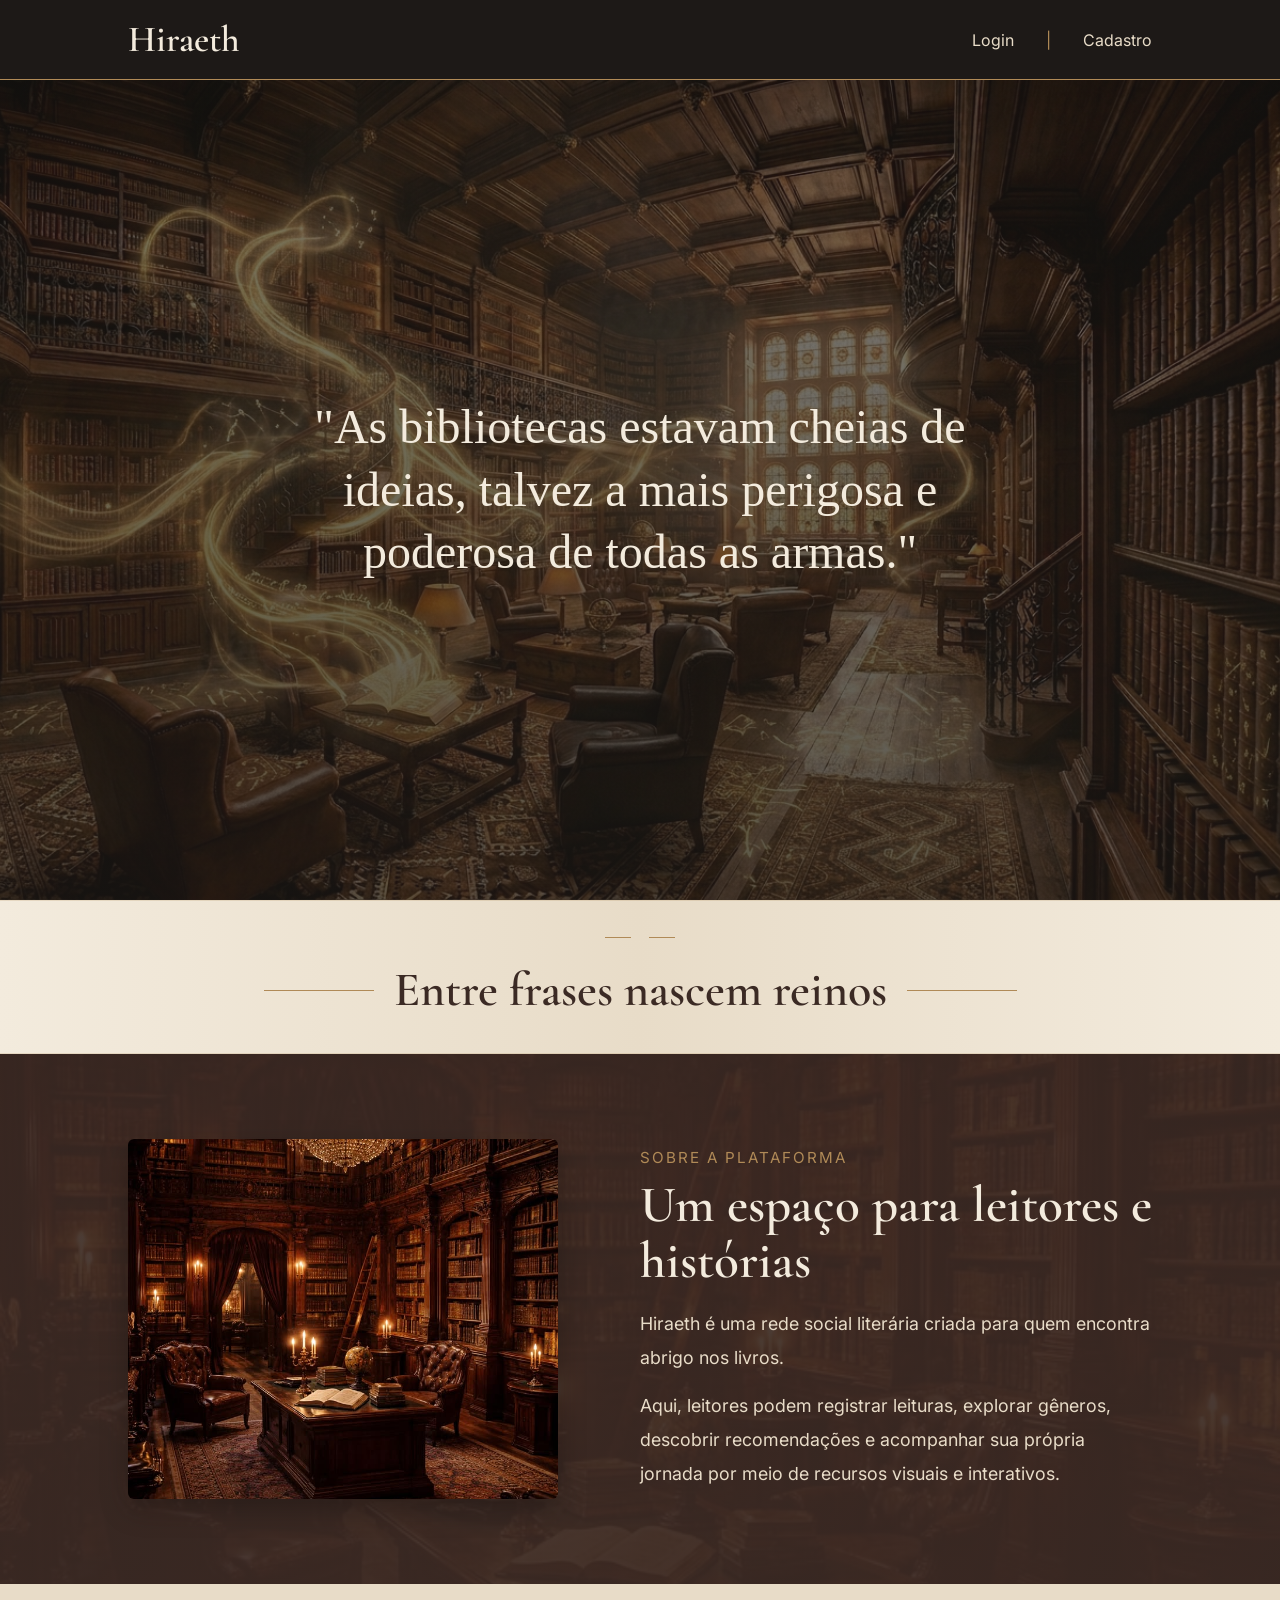
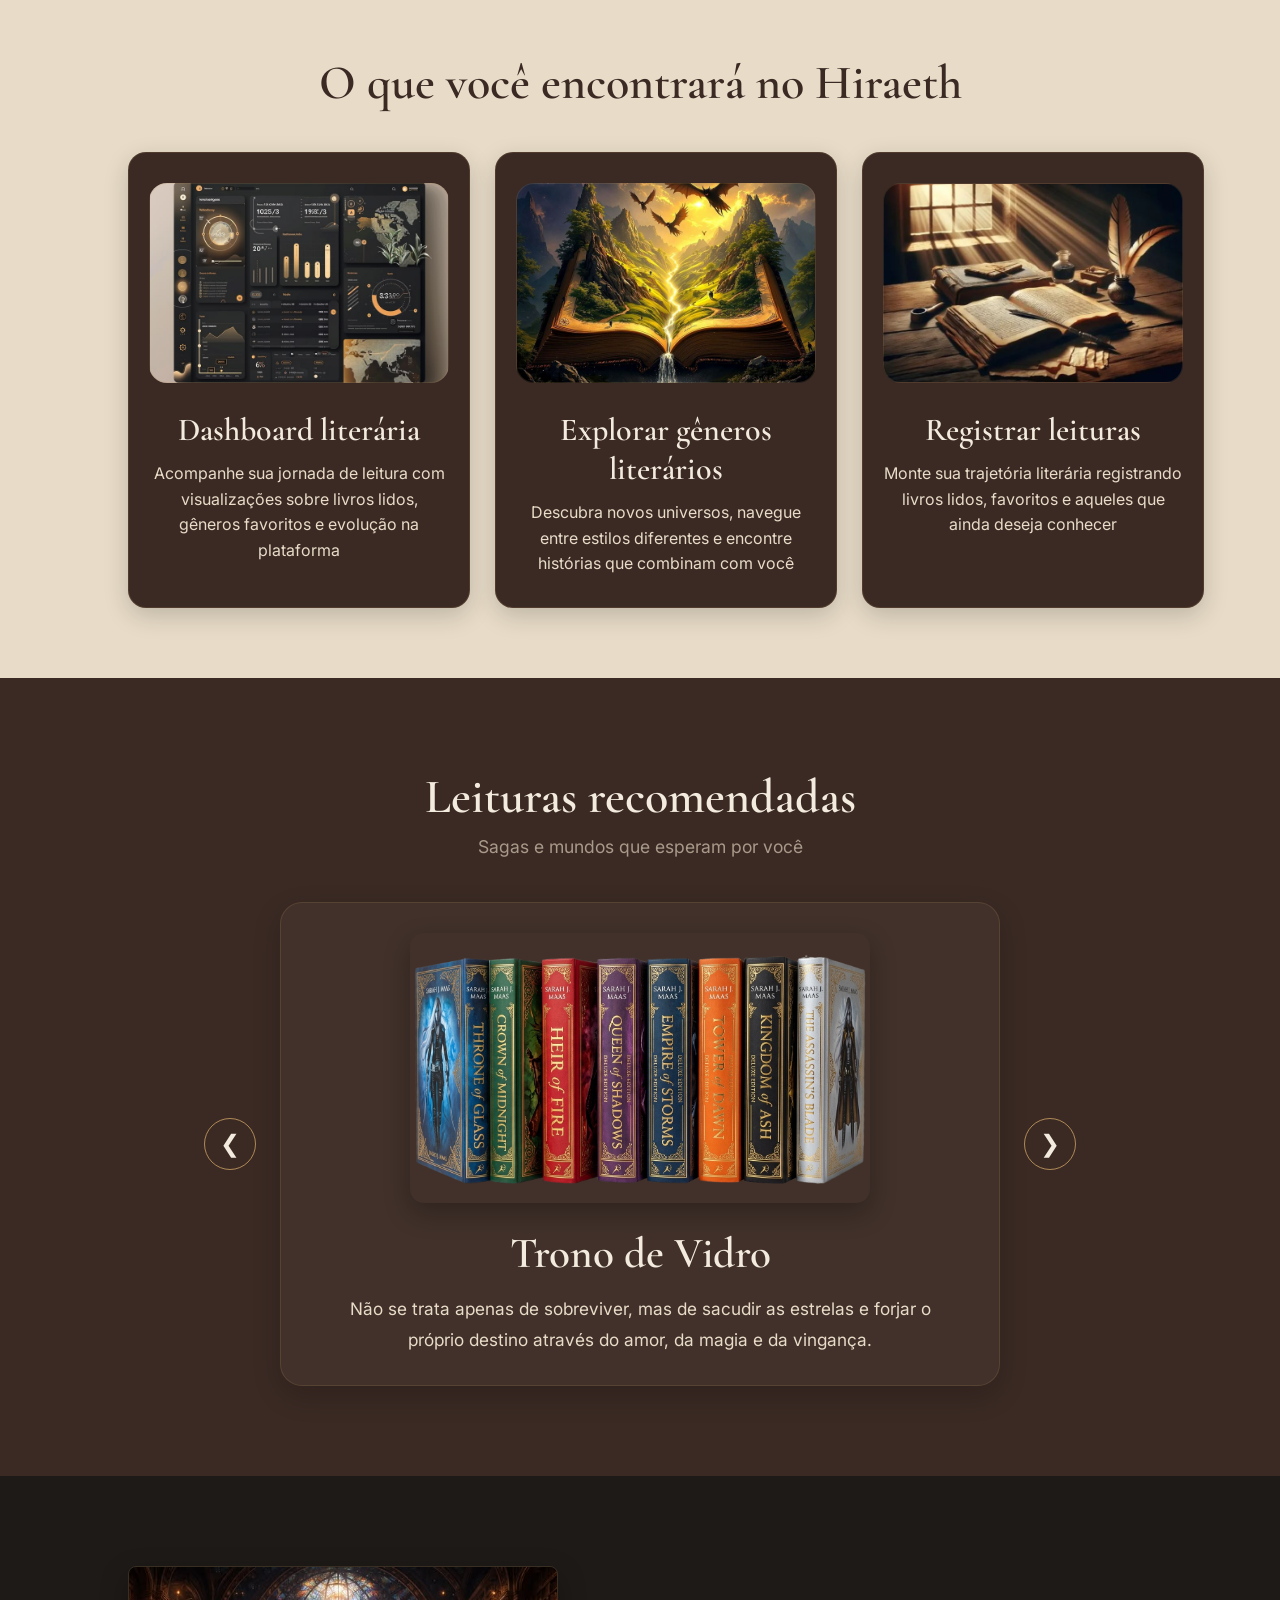
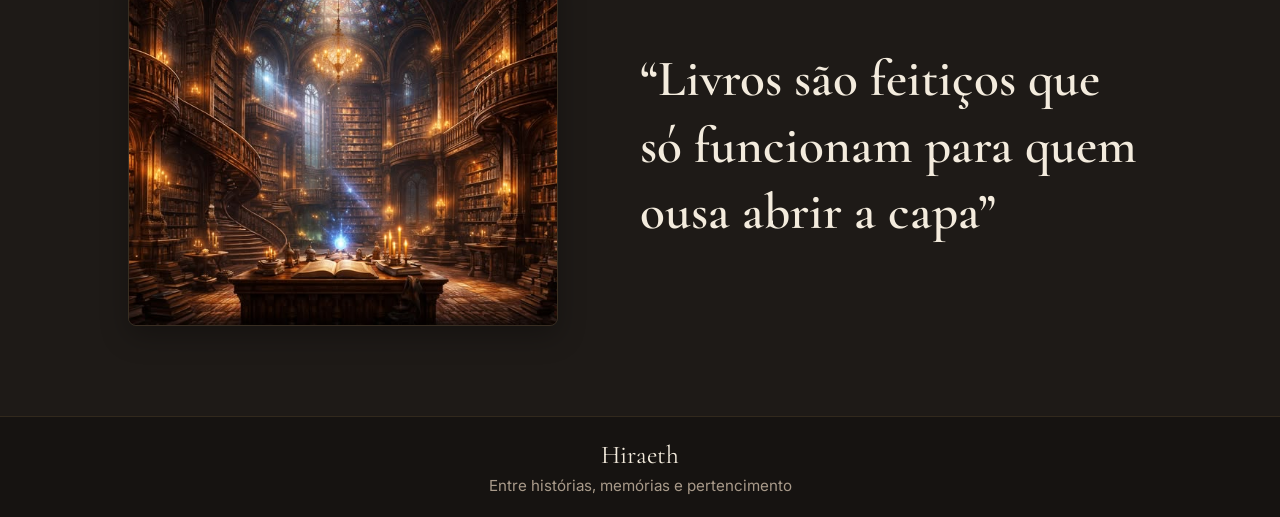
<file: public/index.html>
<!-- Apresentação da identidade visual da plataforma -->

<!DOCTYPE html>
<html lang="en">

<head>
  <meta charset="UTF-8">
  <meta http-equiv="X-UA-Compatible" content="IE=edge">
  <meta name="viewport" content="width=device-width, initial-scale=1.0">

  <title>Hiraeth | Home</title>



  <script src="./js/sessao.js"></script>

  <link rel="stylesheet" href="./css/estilo.css">
  <link rel="icon" href="./assets/icon/favicon(Hiraeth).png">
  <link rel="preconnect" href="https://fonts.gstatic.com">
</head>

<body>
  <div class="header">
    <div class="container">
      <a href="index.html" class="logo_link">
        <h1 class="titulo">Hiraeth</h1>
      </a>

      <ul class="navbar">
        <li>
          <a href="login.html">Login</a>
        </li>
        <li>|</li>
        <li>
          <a href="cadastro.html">Cadastro</a>
        </li>
      </ul>
    </div>
  </div>

  <div class="hero">
    <div class="container">
      <p>"As bibliotecas estavam cheias de ideias, talvez a mais perigosa e poderosa de todas as armas."</p>
    </div>
  </div>


  <!-- Transição entre a parte inicial e a sessão "sobre" -->

  <div class="phrase">
    <div class="phrase-detail"></div>
    <div class="container">
      <div class="phrase-line"></div>
      <h3>Entre frases nascem reinos</h3>
      <div class="phrase-line"></div>
    </div>
  </div>



  <!-- Seção que explica o que é a plataforma -->
  <div class="about">
    <div class="container about-content">
      <div class="about-image">
        <img src="./assets/imgs/biblioteca 1.jpg">
      </div>

      <div class="about-text">
        <span class="about-tag">sobre a plataforma</span>
        <h2>Um espaço para leitores e histórias</h2>
        <p>
          Hiraeth é uma rede social literária criada para quem encontra abrigo nos livros.
        </p>
        <p>
          Aqui, leitores podem registrar leituras, explorar gêneros, descobrir recomendações
          e acompanhar sua própria jornada por meio de recursos visuais e interativos.
        </p>
      </div>
    </div>
  </div>


  <!-- Apresentação dos principais recursos que a plataforma irá oferecer -->

  <div class="social">
    <div class="container">
      <div class="social_header">
        <h2>O que você encontrará no Hiraeth</h2>
      </div>
      <div class="boxes">
        <div class="box">
          <div class="dashboard_img"></div>
          <h4>Dashboard literária</h4>
          <p>Acompanhe sua jornada de leitura com visualizações sobre livros lidos,
            gêneros favoritos e evolução na plataforma</p>
        </div>
        <div class="box">
          <div class="genero_img"></div>
          <h4>Explorar gêneros literários</h4>
          <p>Descubra novos universos, navegue entre estilos diferentes e encontre
            histórias que combinam com você</p>
        </div>
        <div class="box">
          <div class="register_img"></div>
          <h4>Registrar leituras</h4>
          <p>Monte sua trajetória literária registrando livros lidos, favoritos e
            aqueles que ainda deseja conhecer</p>
        </div>
      </div>
    </div>
  </div>

  <!-- Recomendações de leitura -->

  <div class="recommended">
    <div class="container">
      <div class="recommended_header">
        <h2>Leituras recomendadas</h2>
        <p>Sagas e mundos que esperam por você</p>
      </div>

      <div class="carousel">
        <button class="carousel_btn" onclick="voltar()">&#10094;</button>

        <div class="recommended_card">
          <img id="book_image" src="./assets/imgs/trono de vidro 1.jpg" alt="Saga recomendada">
          <h3 id="book_title">Trono de Vidro</h3>
          <p id="book_description">
            Não se trata apenas de sobreviver, mas de sacudir as estrelas e forjar o próprio destino através do amor, da
            magia e da vingança.
          </p>
        </div>

        <button class="carousel_btn" onclick="avancar()">&#10095;</button>
      </div>
    </div>
  </div>


  <!-- Frase de impacto -->

  <div class="impact_phrase">
    <div class="container impact_layout">
      <div class="impact_image">
        <img src="./assets/imgs/img2.jpeg" alt="Biblioteca com atmosfera mágica">
      </div>

      <div class="impact_text">
        <h2>“Livros são feitiços que só funcionam para quem ousa abrir a capa”</h2>
      </div>
    </div>
  </div>

  <!-- Encerramento -->

  <div class="footer">
    <div class="container">
      <p class="footer-brand">Hiraeth</p>
      <p class="footer-phrase">Entre histórias, memórias e pertencimento</p>
    </div>
  </div>
  
  <script src="./js/carousel.js"></script>

</body>


</html>
</file>
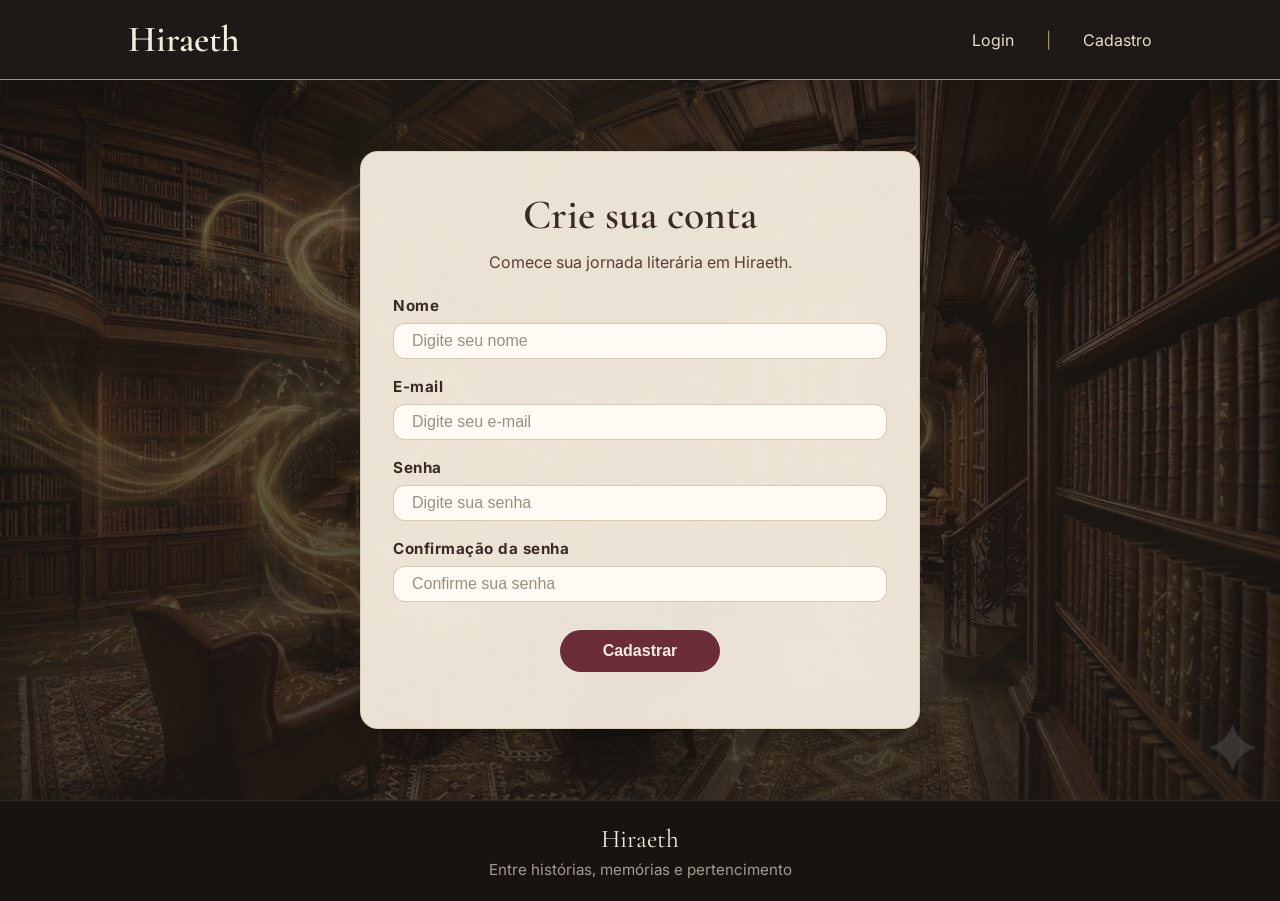
<file: public/cadastro.html>
<!DOCTYPE html>
<html lang="pt-br">

<head>
  <meta charset="UTF-8" />
  <meta http-equiv="X-UA-Compatible" content="IE=edge" />
  <meta name="viewport" content="width=device-width, initial-scale=1.0" />

  <title>Hiraeth | Cadastro</title>

  <script src="./js/sessao.js"></script>

  <link rel="stylesheet" href="./css/estilo.css" />
  <link rel="icon" href="./assets/icon/favicon(Hiraeth).png" />
  <link rel="preconnect" href="https://fonts.gstatic.com" />
</head>

<body>
  <div class="header">
    <div class="container">
      <a href="index.html" class="logo_link">
        <h1 class="titulo">Hiraeth</h1>
      </a>

      <ul class="navbar">
        <li>
          <a href="login.html">Login</a>
        </li>
        <li>|</li>
        <li>
          <a href="cadastro.html">Cadastro</a>
        </li>
      </ul>
    </div>
  </div>



  <div class="login">

    <div class="container">

      <!-- Formulário de cadastro -->
      <div class="card-cadastro">
        <h2>Crie sua conta</h2>
        <p class="login-subtitle">Comece sua jornada literária em Hiraeth.</p>

        <div class="formulario">
          <div class="campo">
            <span>Nome</span>
            <input id="nome_input" type="text" placeholder="Digite seu nome" />
          </div>

          <div class="campo">
            <span>E-mail</span>
            <input id="email_input" type="text" placeholder="Digite seu e-mail" />
          </div>

          <div class="campo">
            <span>Senha</span>
            <input id="senha_input" type="password" placeholder="Digite sua senha" />
          </div>

          <div class="campo">
            <span>Confirmação da senha</span>
            <input id="confirmacao_senha_input" type="password" placeholder="Confirme sua senha" />
          </div>

          <button class="botao" onclick="cadastrar()">Cadastrar</button>
          
          <div class="card_erro" id="cardErro">
            <span id="mensagem_erro"></span>
          </div>
        </div>


        <div id="div_erros_login"></div>
      </div>
    </div>
  </div>



  <div class="footer">
    <div class="container">
      <p class="footer-brand">Hiraeth</p>
      <p class="footer-phrase">Entre histórias, memórias e pertencimento</p>
    </div>
  </div>
</body>

</html>

<script>


  function cadastrar() {

    // Valores recebidos dos campos do formulário
    var nomeVar = nome_input.value;
    var emailVar = email_input.value;
    var senhaVar = senha_input.value;
    var confirmacaoSenhaVar = confirmacao_senha_input.value;

    // Valida se todos os campos foram preenchidos
    if (
      nomeVar == "" ||
      emailVar == "" ||
      senhaVar == "" ||
      confirmacaoSenhaVar == ""
    ) {
      cardErro.style.display = "block";
      mensagem_erro.innerHTML = 'Necessário o preenchimento de todos os campos';
      return false;
    }

    // Valida se a senha e a confirmação de senha são iguais
    if (senhaVar != confirmacaoSenhaVar) {
      cardErro.style.display = "block";
      mensagem_erro.innerHTML = "As senhas não coincidem";
      return false;
    } else {

      // Esconde o card de erro caso as validações estejam corretas
      cardErro.style.display = "none";
    }

    // Envia os dados do cadastro para o back-end
    fetch("/usuarios/cadastrar", {
      method: "POST",
      headers: {
        "Content-Type": "application/json",
      },

      // Converte os dados do formulário para json
      body: JSON.stringify({
        nomeServer: nomeVar,
        emailServer: emailVar,
        senhaServer: senhaVar
      }),
    })
      .then(function (resposta) {
        console.log("resposta: ", resposta);

        if (resposta.ok) {
          cardErro.style.display = "block";

          mensagem_erro.innerHTML =
            "Cadastro realizado com sucesso!";

          // Redireciona o usuário para a tela de login após o cadastro
          setTimeout(() => {
            window.location = "./login.html";
          });

          // Limpa os campos do formulário
          limparFormulario();
        } else {

          // Se a resposta não seja ok, é lançada uma mensagem de erro
          throw "Houve um erro ao tentar realizar o cadastro!";
        }
      })
      .catch(function (resposta) {
        
        // Captura e exibe erros da requisição
        console.log(`#ERRO: ${resposta}`);
      });

    return false;
  }

</script>
</file>
<file: public/css/estilo.css>
/* Importação de fonte e criação de variáveis */

@import url('https://fonts.googleapis.com/css2?family=Cormorant+Garamond:wght@400;500;600;700&family=Inter:wght@300;400;500;600&display=swap');

:root {
  --brown-dark: #3B2A24;
  --brown-medium: #5A4034;
  --parchment: #E8DCC8;
  --parchment-light: #F3EBDD;
  --soft-black: #1E1A17;
  --aged-gold: #B08A57;
  --gold-light: #C9A46A;
  --wine: #6B2D3A;
  --deep-green: #2F4A3C;
  --text-muted: #A89A8A;

  --tamanho-header: 80px;
  --tamanho-hero: calc(100vh - var(--tamanho-header));
  --tamanho-footer: 100px;

  --bg-color: var(--soft-black);
  --border-color: var(--brown-dark);
  --title-font: "Cormorant Garamond", serif;
  --body-font: "Inter", sans-serif;
  --side-title: var(--aged-gold);
  --button: var(--wine);
  --main-text: var(--parchment-light);
  --secondary-text: var(--text-muted);
  --card-bg: rgba(243, 235, 221, 0.05);
}


/* Define configuração global, remove margens e espaçamentos padrões do navegador */

* {
  margin: 0;
  padding: 0;
  box-sizing: border-box;
}

body {
  font-family: 'Inter', 'Segoe UI', Tahoma, Geneva, Verdana, sans-serif;
  background-color: var(--soft-black);
  color: var(--parchment-light);
}

h1,
h2,
h3,
h4 {
  font-family: 'Cormorant Garamond', Georgia, 'Times New Roman', serif;
  font-weight: 600;
}

a {
  text-decoration: none;
  color: inherit;
}


/* centraliza o conteúdo e limita a largura para 80% da tela. */
.container {
  display: flex;
  width: 80%;
  margin: auto;
}


/* Estilização do header */
.header {
  height: var(--tamanho-header);
  background-color: rgba(30, 26, 23, 0.96);
  border-bottom: 1px solid var(--aged-gold);
}

.header .container {
  justify-content: space-between;
  align-items: center;
  height: 100%;
}

.logo_link {
  text-decoration: none;
  color: inherit;
  display: flex;
  align-items: center;
}

.titulo {
  color: var(--parchment-light);
  font-size: 2.3rem;
  font-weight: 600;
  margin: 0;
  transition: 0.3s;
}

.logo_link:hover .titulo {
  color: var(--aged-gold);
}

.navbar {
  width: 180px;
  display: flex;
  justify-content: space-between;
  align-items: center;
  list-style: none;
  color: var(--aged-gold);
}

.header a {
  transition: 0.3s;
  color: var(--parchment);
}

.header a:hover {
  color: var(--aged-gold);
}


/* Estlização da primeira seção (hero) */
.hero .container p {
  font-family: 'Cinzel', serif;
}

.hero {
  min-height: var(--tamanho-hero);
  background-image:
    linear-gradient(rgba(30, 26, 23, 0.58), rgba(30, 26, 23, 0.72)),
    url('../assets/imgs/biblioteca\ 6.png');
  background-size: cover;
  background-position: center;
  background-repeat: no-repeat;
  display: flex;
}

.hero .container {
  min-height: var(--tamanho-hero);
  justify-content: center;
  align-items: center;
  text-align: center;
}

.hero .container p {
  width: 70%;
  font-size: 3rem;
  line-height: 1.3;
  color: var(--parchment-light);
}


/* Estilização da frase que separa a hero da seção "sobre" */
.phrase {
  background: linear-gradient(to right, #f3ebdd, #e8dcc8, #f3ebdd);
  color: var(--brown-dark);
  padding: 28px 0 34px;
  border-top: 1px solid rgba(176, 138, 87, 0.2);
  border-bottom: 1px solid rgba(176, 138, 87, 0.2);
  position: relative;
}

.phrase .container {
  justify-content: center;
  align-items: center;
  gap: 20px;
}

.phrase h3 {
  font-size: 3rem;
  text-align: center;
  white-space: nowrap;
}

.phrase-line {
  width: 110px;
  height: 1px;
  background-color: var(--aged-gold);
}

.phrase-detail {
  width: 70px;
  height: 18px;
  margin: 0 auto 14px;
  position: relative;
}

.phrase-detail::before,
.phrase-detail::after {
  content: "";
  position: absolute;
  top: 8px;
  width: 26px;
  height: 1px;
  background-color: var(--aged-gold);
}

.phrase-detail::before {
  left: 0;
}

.phrase-detail::after {
  right: 0;
}

.phrase-detail {
  border-bottom: 2px solid transparent;
}

.phrase-detail::marker {
  display: none;
}


/* Seção "sobre" */
.about {
  background:
    linear-gradient(rgba(59, 42, 36, 0.9), rgba(59, 42, 36, 0.94)),
    url('../assets/imgs/biblioteca\ 1.jpg');
  background-size: cover;
  background-position: center;
  padding: 85px 0;
}

.about-content {
  justify-content: space-between;
  align-items: center;
  gap: 50px;
}

.about-image {
  width: 42%;
}

.about-image img {
  width: 100%;
  height: 360px;
  object-fit: cover;
  border-radius: 6px;
  display: block;
  box-shadow: 0 10px 28px rgba(0, 0, 0, 0.28);
}

.about-text {
  width: 50%;
  text-align: left;
}

.about-tag {
  display: inline-block;
  margin-bottom: 10px;
  color: var(--aged-gold);
  font-size: 0.95rem;
  text-transform: uppercase;
  letter-spacing: 2px;
}

.about-text h2 {
  font-size: 3.2rem;
  margin-bottom: 18px;
  color: var(--parchment-light);
  line-height: 1.1;
}

.about-text p {
  font-size: 1.12rem;
  line-height: 1.9;
  color: var(--parchment);
  max-width: 520px;
}

.about-text p+p {
  margin-top: 14px;
}


/* Seção que mostra as funcionaldiades da plataforma */
.social {
  background-color: var(--parchment);
  padding: 70px 0;
}

.social .container {
  flex-direction: column;
  align-items: center;
  justify-content: center;
}

.social_header {
  width: 100%;
  text-align: center;
  margin-bottom: 40px;
}

.social_header h2 {
  font-size: 3rem;
  color: var(--brown-dark);
}

.boxes {
  width: 100%;
  display: flex;
  justify-content: space-between;
  gap: 25px;
}

.box {
  flex: 1;
  background-color: var(--brown-dark);
  color: var(--parchment-light);
  border-radius: 18px;
  padding: 30px 20px;
  text-align: center;
  border: 1px solid rgba(176, 138, 87, 0.18);
  box-shadow: 0 8px 24px rgba(0, 0, 0, 0.18);
  display: flex;
  flex-direction: column;
  align-items: center;
}

.box h4 {
  font-size: 2rem;
  margin: 12px 0;
}

.box p {
  color: var(--parchment);
  line-height: 1.6;
  font-size: 1rem;
}


.dashboard_img,
.genero_img,
.register_img {
  width: 300px;
  height: 200px;
  border-radius: 18px;
  margin-bottom: 15px;
  background-size: cover;
  background-position: center;
  background-repeat: no-repeat;
  border: 1px solid rgba(176, 138, 87, 0.18);
}

.dashboard_img {
  background-image: url('../assets/icon/dashboardicon.jpg');
}

.genero_img {
  background-image: url('../assets/icon/exploreicon.jpg');
}

.register_img {
  background-image: url('../assets/icon/registrericon.jpg');
}


/* Seção de recomendação */
.recommended {
  background-color: var(--brown-dark);
  padding: 90px 0;
}

.recommended .container {
  flex-direction: column;
  align-items: center;
  justify-content: center;
}

.recommended_header {
  width: 100%;
  text-align: center;
  margin-bottom: 45px;
}

.recommended_header h2 {
  font-size: 3rem;
  color: var(--parchment-light);
  margin-bottom: 10px;
}

.recommended_header p {
  color: var(--text-muted);
  font-size: 1.1rem;
}

.carousel {
  width: 100%;
  display: flex;
  align-items: center;
  justify-content: center;
  gap: 24px;
}

.carousel_btn {
  width: 52px;
  height: 52px;
  border-radius: 50%;
  border: 1px solid var(--aged-gold);
  background-color: transparent;
  color: var(--parchment-light);
  font-size: 1.5rem;
  cursor: pointer;
  transition: 0.3s;
  flex-shrink: 0;
}

.carousel_btn:hover {
  background-color: var(--aged-gold);
  color: var(--soft-black);
}

.recommended_card {
  width: 100%;
  max-width: 720px;
  background-color: rgba(232, 220, 200, 0.04);
  border: 1px solid rgba(176, 138, 87, 0.2);
  border-radius: 22px;
  padding: 30px;
  text-align: center;
  box-shadow: 0 10px 28px rgba(0, 0, 0, 0.2);
}

.recommended_card img {
  width: 100%;
  max-width: 460px;
  height: 270px;
  object-fit: cover;
  object-position: center;
  border-radius: 14px;
  display: block;
  margin: 0 auto 24px auto;
  box-shadow: 0 10px 26px rgba(0, 0, 0, 0.28);
}

.recommended_card h3 {
  font-size: 2.7rem;
  color: var(--parchment-light);
  margin-bottom: 14px;
}

.recommended_card p {
  max-width: 600px;
  margin: 0 auto;
  font-size: 1.08rem;
  line-height: 1.8;
  color: var(--parchment);
}


/* Frase de impacti que antecede o footer */
.impact_phrase {
  background-color: var(--soft-black);
  padding: 90px 0;
}

.impact_layout {
  justify-content: space-between;
  align-items: center;
  gap: 50px;
}

.impact_image {
  width: 42%;
}

.impact_image img {
  width: 100%;
  height: 360px;
  object-fit: cover;
  display: block;
  border-radius: 8px;
  box-shadow: 0 10px 28px rgba(0, 0, 0, 0.28);
  border: 1px solid rgba(176, 138, 87, 0.18);
}

.impact_text {
  width: 50%;
  text-align: left;
}

.impact_tag {
  display: inline-block;
  margin-bottom: 14px;
  color: var(--aged-gold);
  text-transform: uppercase;
  letter-spacing: 2px;
  font-size: 0.9rem;
}

.impact_text h2 {
  font-size: 3.2rem;
  line-height: 1.3;
  color: var(--parchment-light);
}


/* Seção final */
.footer {
  background-color: #161311;
  padding: 22px 0;
  border-top: 1px solid rgba(176, 138, 87, 0.18);
}

.footer .container {
  flex-direction: column;
  justify-content: center;
  align-items: center;
  text-align: center;
  gap: 6px;
}

.footer-brand {
  font-family: 'Cormorant Garamond', serif;
  font-size: 1.6rem;
  color: var(--parchment-light);
}

.footer-phrase {
  font-size: 0.95rem;
  color: var(--text-muted);
}

/* Estilização do login e cadastro */
.login {
  min-height: calc(100vh - var(--tamanho-header) - var(--tamanho-footer));
  background-image:
    linear-gradient(rgba(30, 26, 23, 0.65), rgba(30, 26, 23, 0.78)),
    url('../assets/imgs/biblioteca\ 6.png');
  background-size: cover;
  background-position: center;
  background-repeat: no-repeat;
  display: flex;
}

.login .container {
  justify-content: center;
  align-items: center;
  min-height: calc(100vh - var(--tamanho-header) - var(--tamanho-footer));
}

.card-login,
.card-cadastro {
  width: 100%;
  max-width: 560px;
  background: rgba(243, 235, 221, 0.96);
  border: 1px solid rgba(176, 138, 87, 0.25);
  border-radius: 18px;
  display: flex;
  flex-direction: column;
  align-items: center;
  padding: 38px 32px;
  box-shadow: 0 12px 32px rgba(0, 0, 0, 0.25);
}

.card-login h2,
.card-cadastro h2 {
  margin: 0 0 12px 0;
  font-size: 2.6rem;
  color: var(--brown-dark);
  text-align: center;
}

.login-subtitle {
  margin: 0 0 24px 0;
  color: var(--brown-medium);
  font-size: 1rem;
  text-align: center;
}

.formulario {
  display: flex;
  width: 100%;
  flex-direction: column;
  gap: 18px;
}

.campo {
  display: flex;
  flex-direction: column;
  gap: 8px;
}

.campo span {
  font-size: 0.95rem;
  font-weight: 700;
  color: var(--brown-dark);
  letter-spacing: 0.5px;
}

.formulario input {
  width: 100%;
  border: 1px solid rgba(176, 138, 87, 0.45);
  background-color: #fffaf3;
  color: var(--soft-black);
  padding: 8px 8px;
  border-radius: 12px;
  font-size: 1rem;
  outline: none;
  transition: 0.3s;
  margin: 0;
  text-align: left;
}

.formulario input:focus {
  border-color: var(--aged-gold);
  box-shadow: 0 0 0 3px rgba(176, 138, 87, 0.12);
}

.formulario input::placeholder {
  color: #9b8f82;
  padding: 10px;
}

.botao {
  cursor: pointer;
  border: none;
  border-radius: 999px;
  font-weight: 600;
  font-size: 1rem;
  color: var(--parchment-light);
  background-color: var(--wine);
  width: 160px;
  height: 42px;
  align-self: center;
  margin-top: 10px;
  transition: 0.3s;
}

.botao:hover {
  background-color: var(--aged-gold);
  color: var(--soft-black);
}

.loading-div {
  width: 50px;
  display: none;
  margin-top: 18px;
}

.loading-div img {
  width: 50px;
  height: 50px;
}

#div_erros_login {
  display: none;
}

#mensagem_erro {
  text-align: center;
  color: var(--brown-dark)
}
</file>
